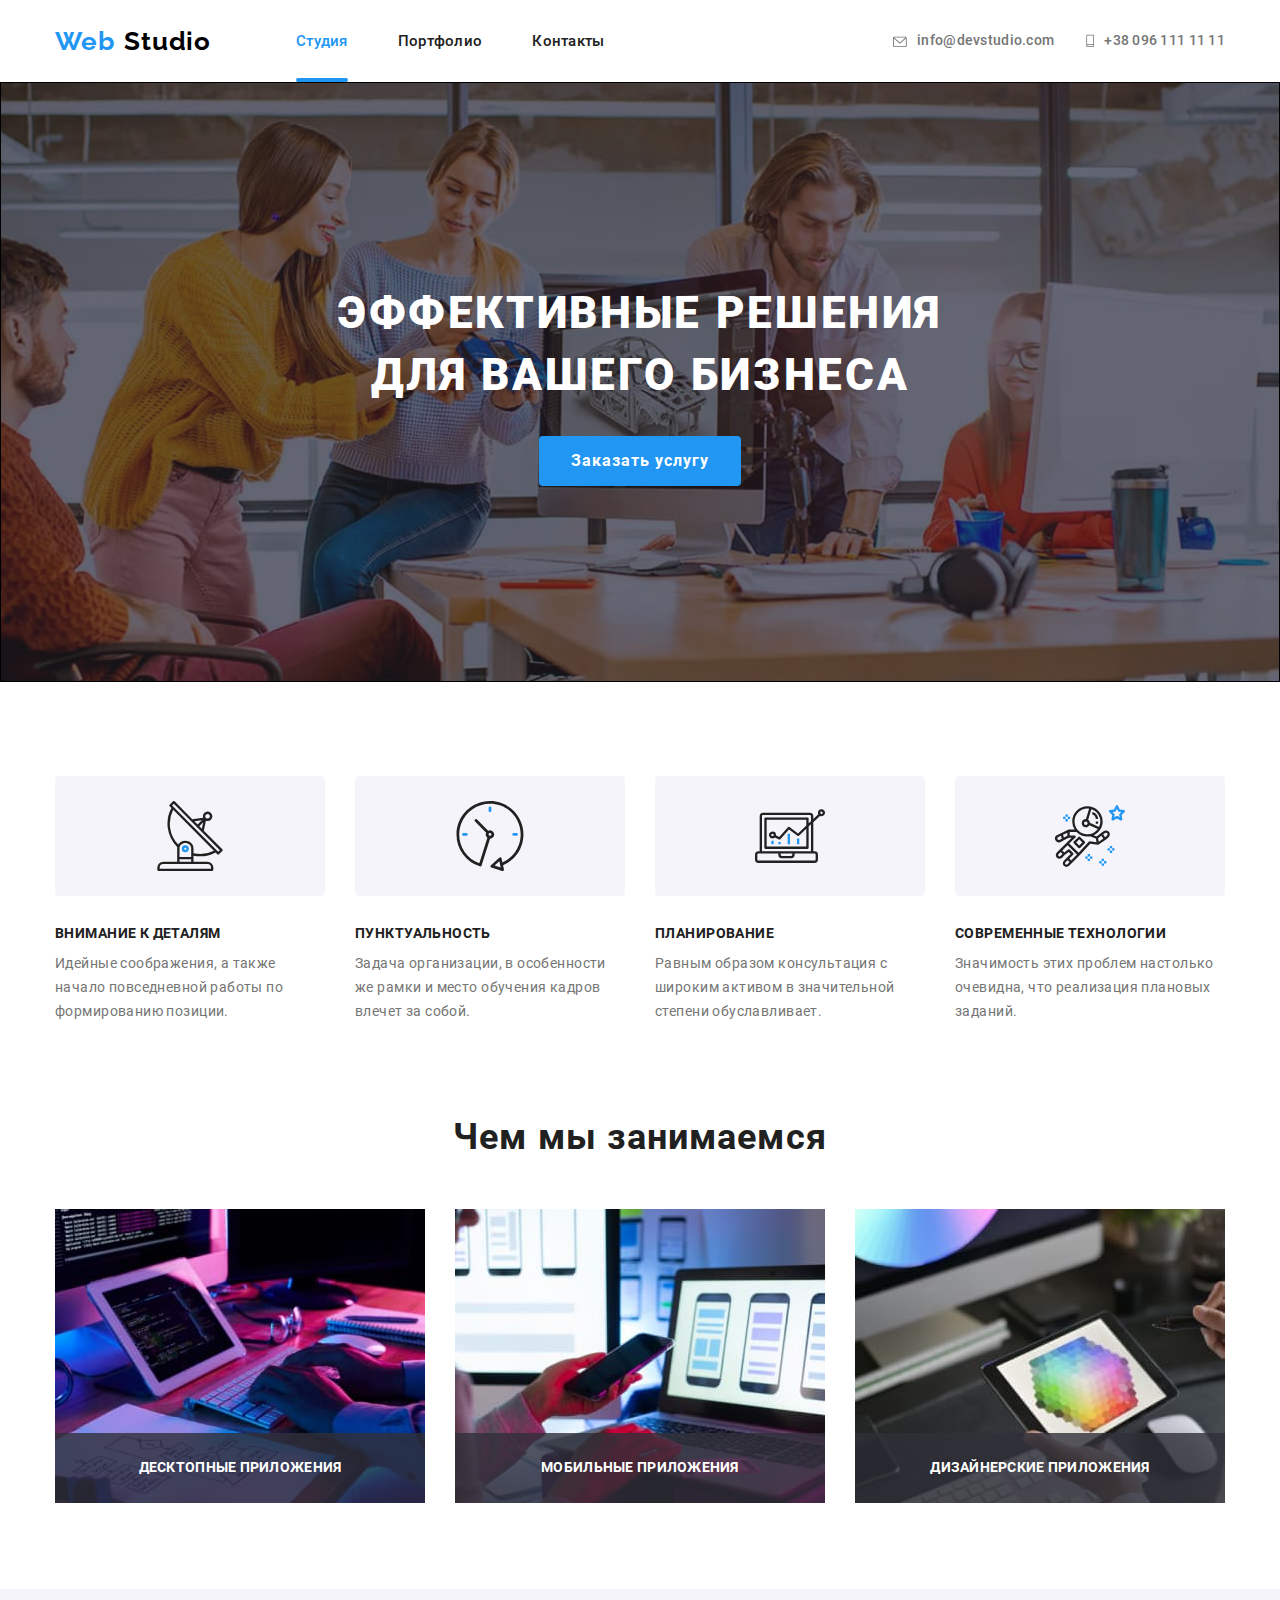
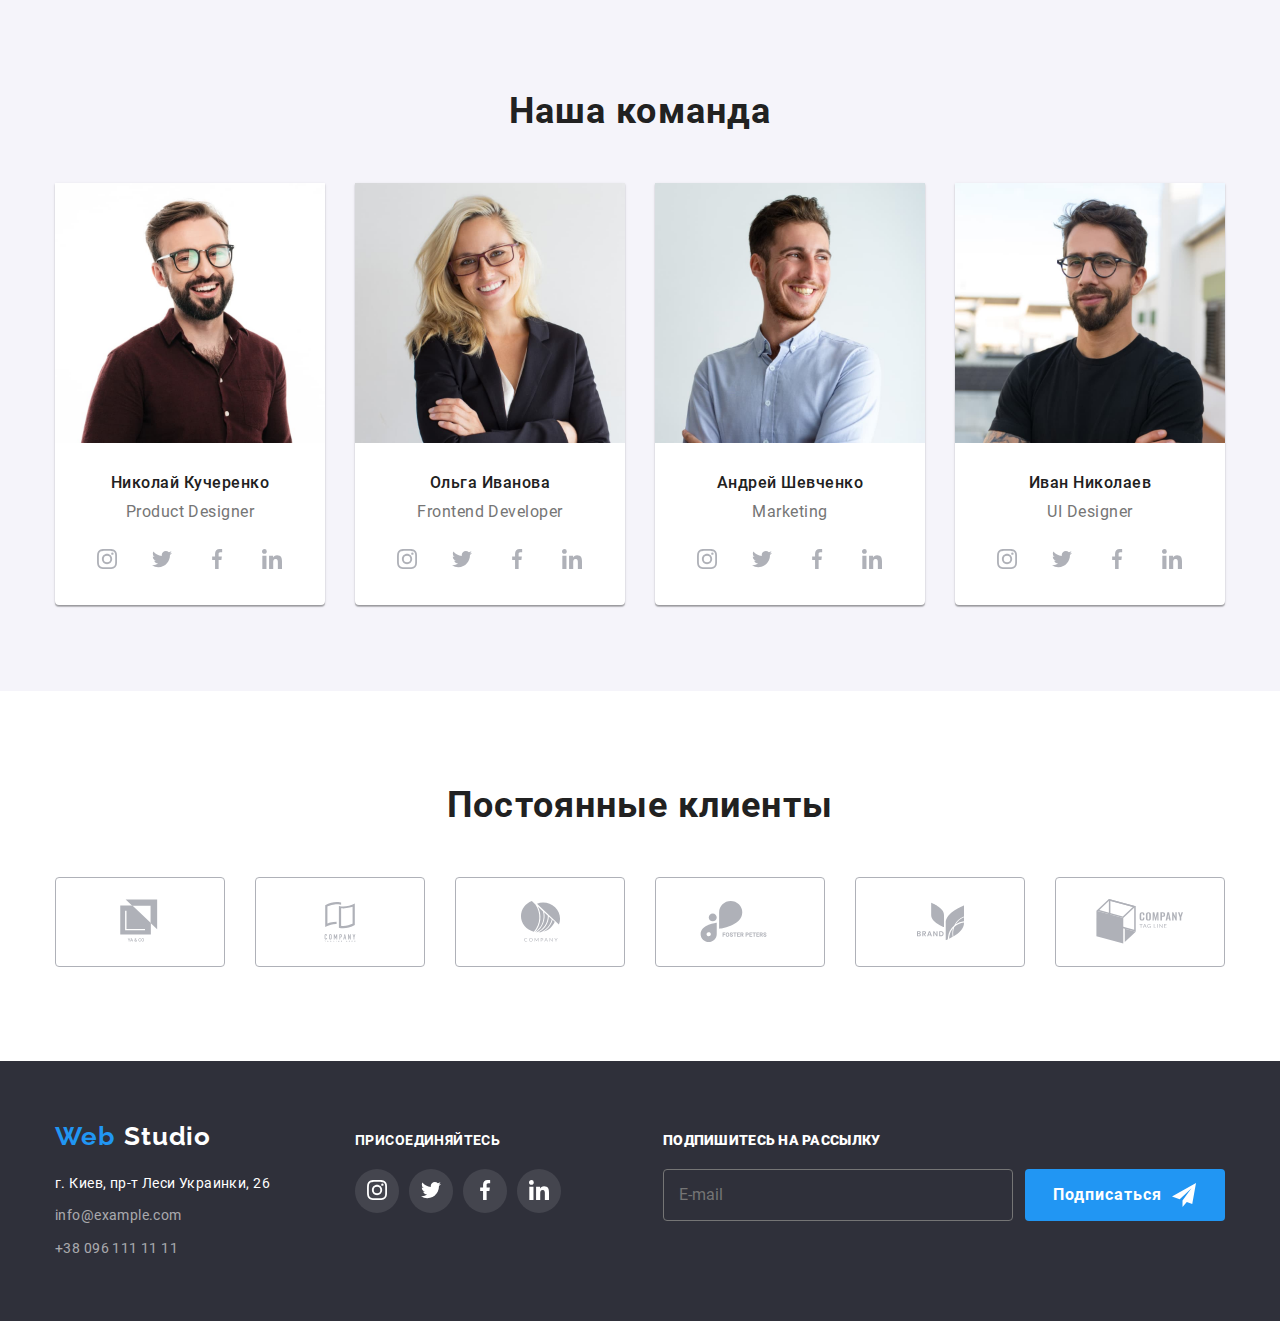
<file: index.html>
<!DOCTYPE html>
<html lang="ru">
  <head>
    <meta charset="UTF-8" />
    <meta name="viewport" content="width=device-width, initial-scale=1.0" />
    <title>Студия</title>

    <link rel="stylesheet" href="./css/main.min.css" />
  </head>
  <body>
    <header>
      <nav class="container main-nav">
        <a style="color: #000000" class="logo" href="./index.html"
          ><span class="accent">Web </span>Studio
        </a>
        <ul class="site-nav list">
          <li class="item">
            <a href="./index.html" class="link current">Студия</a>
          </li>
          <li class="item">
            <a href="./portfolio.html" class="link">Портфолио</a>
          </li>
          <li class="item"><a href="" class="link">Контакты</a></li>
        </ul>
        <address class="address-list">
          <ul class="contacts-list list">
            <li class="contacts">
              <a href="mailto:info@devstudio.com" class="contacts link"
                ><svg class="icon-envelope link-header">
                  <use href="./images/symbol-defs.svg#icon-envelope"></use>
                </svg>
                info@devstudio.com
              </a>
            </li>
            <li class="contacts">
              <a href="tel:+380961111111" class="contacts link"
                ><svg class="icon-vector link-header">
                  <use href="./images/symbol-defs.svg#icon-vector"></use>
                </svg>
                +38 096 111 11 11</a
              >
            </li>
          </ul>
        </address>
      </nav>
    </header>
    <main>
      <section class="hero">
        <div class="main-hero">
          <h1 class="hero-title">
            Эффективные решения<br />
            для вашего бизнеса
          </h1>
          <button class="hero-button" type="button" data-modal-open>
            Заказать услугу
          </button>
        </div>
      </section>
      <section class="advantages">
        <div class="container">
          <h2 class="visually-hidden">Почему выбирают нас</h2>
          <ul class="advantages-list">
            <li class="item">
              <svg class="future-icon" width="70" height="70">
                <use href="./images/symbol-defs.svg#icon-radar"></use>
              </svg>
              <h3 class="title-advantages">Внимание к деталям</h3>
              <p class="discription">
                Идейные соображения, а также начало повседневной работы по
                формированию позиции.
              </p>
            </li>
            <li class="item">
              <svg class="future-icon" width="70" height="70">
                <use href="./images/symbol-defs.svg#icon-clock"></use>
              </svg>
              <h3 class="title-advantages">Пунктуальность</h3>
              <p class="discription">
                Задача организации, в особенности же рамки и место обучения
                кадров влечет за собой.
              </p>
            </li>
            <li class="item">
              <svg class="future-icon" width="70" height="70">
                <use href="./images/symbol-defs.svg#icon-computermini"></use>
              </svg>
              <h3 class="title-advantages">Планирование</h3>
              <p class="discription">
                Равным образом консультация с широким активом в значительной
                степени обуславливает.
              </p>
            </li>
            <li class="item">
              <svg class="future-icon" width="70" height="70">
                <use href="./images/symbol-defs.svg#icon-astronaut"></use>
              </svg>
              <h3 class="title-advantages">Современные технологии</h3>
              <p class="discription">
                Значимость этих проблем настолько очевидна, что реализация
                плановых заданий.
              </p>
            </li>
          </ul>
        </div>
      </section>
      <section class="specialization-block">
        <div class="container">
          <h2 class="specialization">Чем мы занимаемся</h2>
          <div>
            <ul class="specialization-list">
              <li class="item">
                <img src="images/notebook.jpg" alt="notebook" width="370" />
                <h3>Десктопные приложения</h3>
              </li>
              <li class="item">
                <img src="images/mobile.jpg" alt="mobile" width="370" />
                <h3>Мобильные приложения</h3>
              </li>
              <li class="item">
                <img src="images/desktop.jpg" alt="desktop" width="370" />
                <h3>Дизайнерские приложения</h3>
              </li>
            </ul>
          </div>
        </div>
      </section>
      <section class="team">
        <div class="container">
          <h2 class="our-team">Наша команда</h2>
          <ul class="teammates-list">
            <li class="item">
              <img src="images/teamcard1.jpg" alt="Фото Николая" width="270" />
              <h3 class="name">Николай Кучеренко</h3>
              <p lang="en" class="profession">Product Designer</p>
              <ul class="sociallink-list">
                <li class="item">
                  <a href="" class="img-social"
                    ><svg class="sociallink-icon" width="20" height="20">
                      <use href="./images/symbol-defs.svg#icon-instagram"></use>
                    </svg>
                  </a>
                </li>
                <li class="item">
                  <a href="" class="img-social"
                    ><svg class="sociallink-icon" width="20" height="20">
                      <use href="./images/symbol-defs.svg#icon-twitter"></use>
                    </svg>
                  </a>
                </li>
                <li class="item">
                  <a href="" class="img-social"
                    ><svg class="sociallink-icon" width="20" height="20">
                      <use href="./images/symbol-defs.svg#icon-facebook"></use>
                    </svg>
                  </a>
                </li>
                <li class="item">
                  <a href="" class="img-social"
                    ><svg class="sociallink-icon" width="20" height="20">
                      <use href="./images/symbol-defs.svg#icon-linkedin"></use>
                    </svg>
                  </a>
                </li>
              </ul>
            </li>
            <li class="item">
              <img src="images/teamcard2.jpg" alt="Фото Ольги" width="270" />
              <h3 class="name">Ольга Иванова</h3>
              <p lang="en" class="profession">Frontend Developer</p>
              <ul class="sociallink-list">
                <li class="item">
                  <a href="" class="img-social"
                    ><svg class="sociallink-icon" width="20" height="20">
                      <use href="./images/symbol-defs.svg#icon-instagram"></use>
                    </svg>
                  </a>
                </li>
                <li class="item">
                  <a href="" class="img-social"
                    ><svg class="sociallink-icon" width="20" height="20">
                      <use href="./images/symbol-defs.svg#icon-twitter"></use>
                    </svg>
                  </a>
                </li>
                <li class="item">
                  <a href="" class="img-social"
                    ><svg class="sociallink-icon" width="20" height="20">
                      <use href="./images/symbol-defs.svg#icon-facebook"></use>
                    </svg>
                  </a>
                </li>
                <li class="item">
                  <a href="" class="img-social"
                    ><svg class="sociallink-icon" width="20" height="20">
                      <use href="./images/symbol-defs.svg#icon-linkedin"></use>
                    </svg>
                  </a>
                </li>
              </ul>
            </li>
            <li class="item">
              <img src="images/teamcard3.jpg" alt="Фото Андрея" width="270" />
              <h3 class="name">Андрей Шевченко</h3>
              <p lang="en" class="profession">Marketing</p>
              <ul class="sociallink-list">
                <li class="item">
                  <a href="" class="img-social"
                    ><svg class="sociallink-icon" width="20" height="20">
                      <use href="./images/symbol-defs.svg#icon-instagram"></use>
                    </svg>
                  </a>
                </li>
                <li class="item">
                  <a href="" class="img-social"
                    ><svg class="sociallink-icon" width="20" height="20">
                      <use href="./images/symbol-defs.svg#icon-twitter"></use>
                    </svg>
                  </a>
                </li>
                <li class="item">
                  <a href="" class="img-social"
                    ><svg class="sociallink-icon" width="20" height="20">
                      <use href="./images/symbol-defs.svg#icon-facebook"></use>
                    </svg>
                  </a>
                </li>
                <li class="item">
                  <a href="" class="img-social"
                    ><svg class="sociallink-icon" width="20" height="20">
                      <use href="./images/symbol-defs.svg#icon-linkedin"></use>
                    </svg>
                  </a>
                </li>
              </ul>
            </li>
            <li class="item">
              <img src="images/teamcard4.jpg" alt="Фото Ивана" width="270" />
              <h3 class="name">Иван Николаев</h3>
              <p lang="en" class="profession">UI Designer</p>
              <ul class="sociallink-list">
                <li class="item">
                  <a href="" class="img-social"
                    ><svg class="sociallink-icon" width="20" height="20">
                      <use href="./images/symbol-defs.svg#icon-instagram"></use>
                    </svg>
                  </a>
                </li>
                <li class="item">
                  <a href="" class="img-social"
                    ><svg class="sociallink-icon" width="20" height="20">
                      <use href="./images/symbol-defs.svg#icon-twitter"></use>
                    </svg>
                  </a>
                </li>
                <li class="item">
                  <a href="" class="img-social"
                    ><svg class="sociallink-icon" width="20" height="20">
                      <use href="./images/symbol-defs.svg#icon-facebook"></use>
                    </svg>
                  </a>
                </li>
                <li class="item">
                  <a href="" class="img-social"
                    ><svg class="sociallink-icon" width="20" height="20">
                      <use href="./images/symbol-defs.svg#icon-linkedin"></use>
                    </svg>
                  </a>
                </li>
              </ul>
            </li>
          </ul>
        </div>
      </section>
      <section class="clients-block">
        <div class="container">
          <h2 class="clients">Постоянные клиенты</h2>
          <ul class="clients-list">
            <li class="item">
              <a class="client" href="">
                <svg class="img-client" width="45" height="50">
                  <use href="./images/symbol-defs.svg#icon-client1"></use>
                </svg>
              </a>
            </li>
            <li class="item">
              <a class="client" href="">
                <svg class="img-client" width="40" height="52">
                  <use href="./images/symbol-defs.svg#icon-client2"></use>
                </svg>
              </a>
            </li>
            <li class="item">
              <a class="client" href="">
                <svg class="img-client" width="41" height="43">
                  <use href="./images/symbol-defs.svg#icon-client3"></use>
                </svg>
              </a>
            </li>
            <li class="item">
              <a class="client" href="">
                <svg class="img-client" width="80" height="42">
                  <use href="./images/symbol-defs.svg#icon-client4"></use>
                </svg>
              </a>
            </li>
            <li class="item">
              <a class="client" href="">
                <svg class="img-client" width="59" height="47">
                  <use href="./images/symbol-defs.svg#icon-client5"></use>
                </svg>
              </a>
            </li>
            <li class="item">
              <a class="client" href="">
                <svg class="img-client" width="88" height="45">
                  <use href="./images/symbol-defs.svg#icon-client6"></use>
                </svg>
              </a>
            </li>
          </ul>
        </div>
      </section>
    </main>
    <footer class="footer-background">
      <div class="container footer-area">
        <div class="footer-contacts">
          <a class="logo" href="./index.html">
            <span class="accent">Web</span> Studio</a
          >
          <address class="address-footer">
            <p class="our-address">г. Киев, пр-т Леси Украинки, 26</p>
            <ul class="list">
              <li class="item">
                <a class="our-contacts" href="mailto:info@example.com"
                  >info@example.com</a
                >
              </li>
              <li class="item">
                <a class="our-contacts" href="tel:+380961111111">
                  +38 096 111 11 11</a
                >
              </li>
            </ul>
          </address>
        </div>
        <div class="social-links">
          <p>
            <b class="join">Присоединяйтесь</b>
          </p>
          <ul class="social-list list">
            <li class="item">
              <a href="" class="socialfooter"
                ><svg class="socialfooter-icon">
                  <use
                    href="./images/symbol-defs.svg#icon-instagram-shooter"
                  ></use>
                </svg>
              </a>
            </li>
            <li class="item">
              <a href="" class="socialfooter"
                ><svg class="socialfooter-icon">
                  <use
                    href="./images/symbol-defs.svg#icon-twitter-shooter"
                  ></use>
                </svg>
              </a>
            </li>
            <li class="item">
              <a href="" class="socialfooter"
                ><svg class="socialfooter-icon">
                  <use
                    href="./images/symbol-defs.svg#icon-facebook-shooter"
                  ></use>
                </svg>
              </a>
            </li>
            <li class="item">
              <a href="" class="socialfooter"
                ><svg class="socialfooter-icon">
                  <use
                    href="./images/symbol-defs.svg#icon-linkedin-shooter"
                  ></use>
                </svg>
              </a>
            </li>
          </ul>
        </div>
        <div class="mailing-link">
          <div>
            <label class="label-footer" for="mail">
              <b>Подпишитесь на рассылку</b>
            </label>
            <form class="mailing-form" autocomplete="off">
              <input
                class="input-footer"
                name="mail"
                placeholder="E-mail"
                id="mail"
                type="email"
              />
              <button type="submit" class="button-mailing">
                Подписаться
                <svg class="send-button">
                  <use href="./images/symbol-defs.svg#icon-send"></use>
                </svg>
              </button>
            </form>
          </div>
        </div>
      </div>
    </footer>
    <div class="backdrop is-hidden" data-modal>
      <div class="modal">
        <button class="close-button" data-modal-close>
          <svg class="modal-close">
            <use href="./images/symbol-defs.svg#icon-close"></use>
          </svg>
        </button>
        <form class="form">
          <h2 class="form-title">Оставьте свои данные, мы вам перезвоним</h2>
          <div class="form-field">
            <label class="form-label" for="name">Имя</label>

            <input
              type="text"
              class="input-size"
              name="name"
              id="name"
              autofocus
            />
            <svg class="icon-form" width="18" height="18">
              <use href="./images/symbol-defs.svg#icon-form-person"></use>
            </svg>
          </div>
          <div class="form-field">
            <label class="form-label" for="tel">Телефон</label>

            <input type="tel" class="input-size" name="tel" id="tel" />
            <svg class="icon-form" width="18" height="18">
              <use href="./images/symbol-defs.svg#icon-form-phone"></use>
            </svg>
          </div>
          <div class="form-field">
            <label class="form-label" for="mail">Почта</label>

            <input type="email" class="input-size" name="mail" id="mail" />
            <svg class="icon-form" width="18" height="18">
              <use href="./images/symbol-defs.svg#icon-form-mail"></use>
            </svg>
          </div>
          <div class="form-field">
            <label class="form-label" for="comment">Комментарий</label>
            <textarea
              class="comment-textarea"
              name="comment"
              id="comment"
              rows="10"
              placeholder="Введите текст"
            ></textarea>
          </div>
          <div class="agree-box">
            <label class="checkbox-label">
              <input class="checkbox" type="checkbox" name="checkbox" />
              <svg class="icon-checkbox">
                <use href="./images/symbol-defs.svg#icon-agree"></use>
              </svg>
              <span
                >Соглашаюсь с рассылкой и принимаю
                <a style="color: #2196f3" href="">Условия договора</a></span
              >
            </label>
          </div>
          <button class="button-sent">Отправить</button>
        </form>
      </div>
    </div>
    <script src="./js/modal.js"></script>
  </body>
</html>
</file>
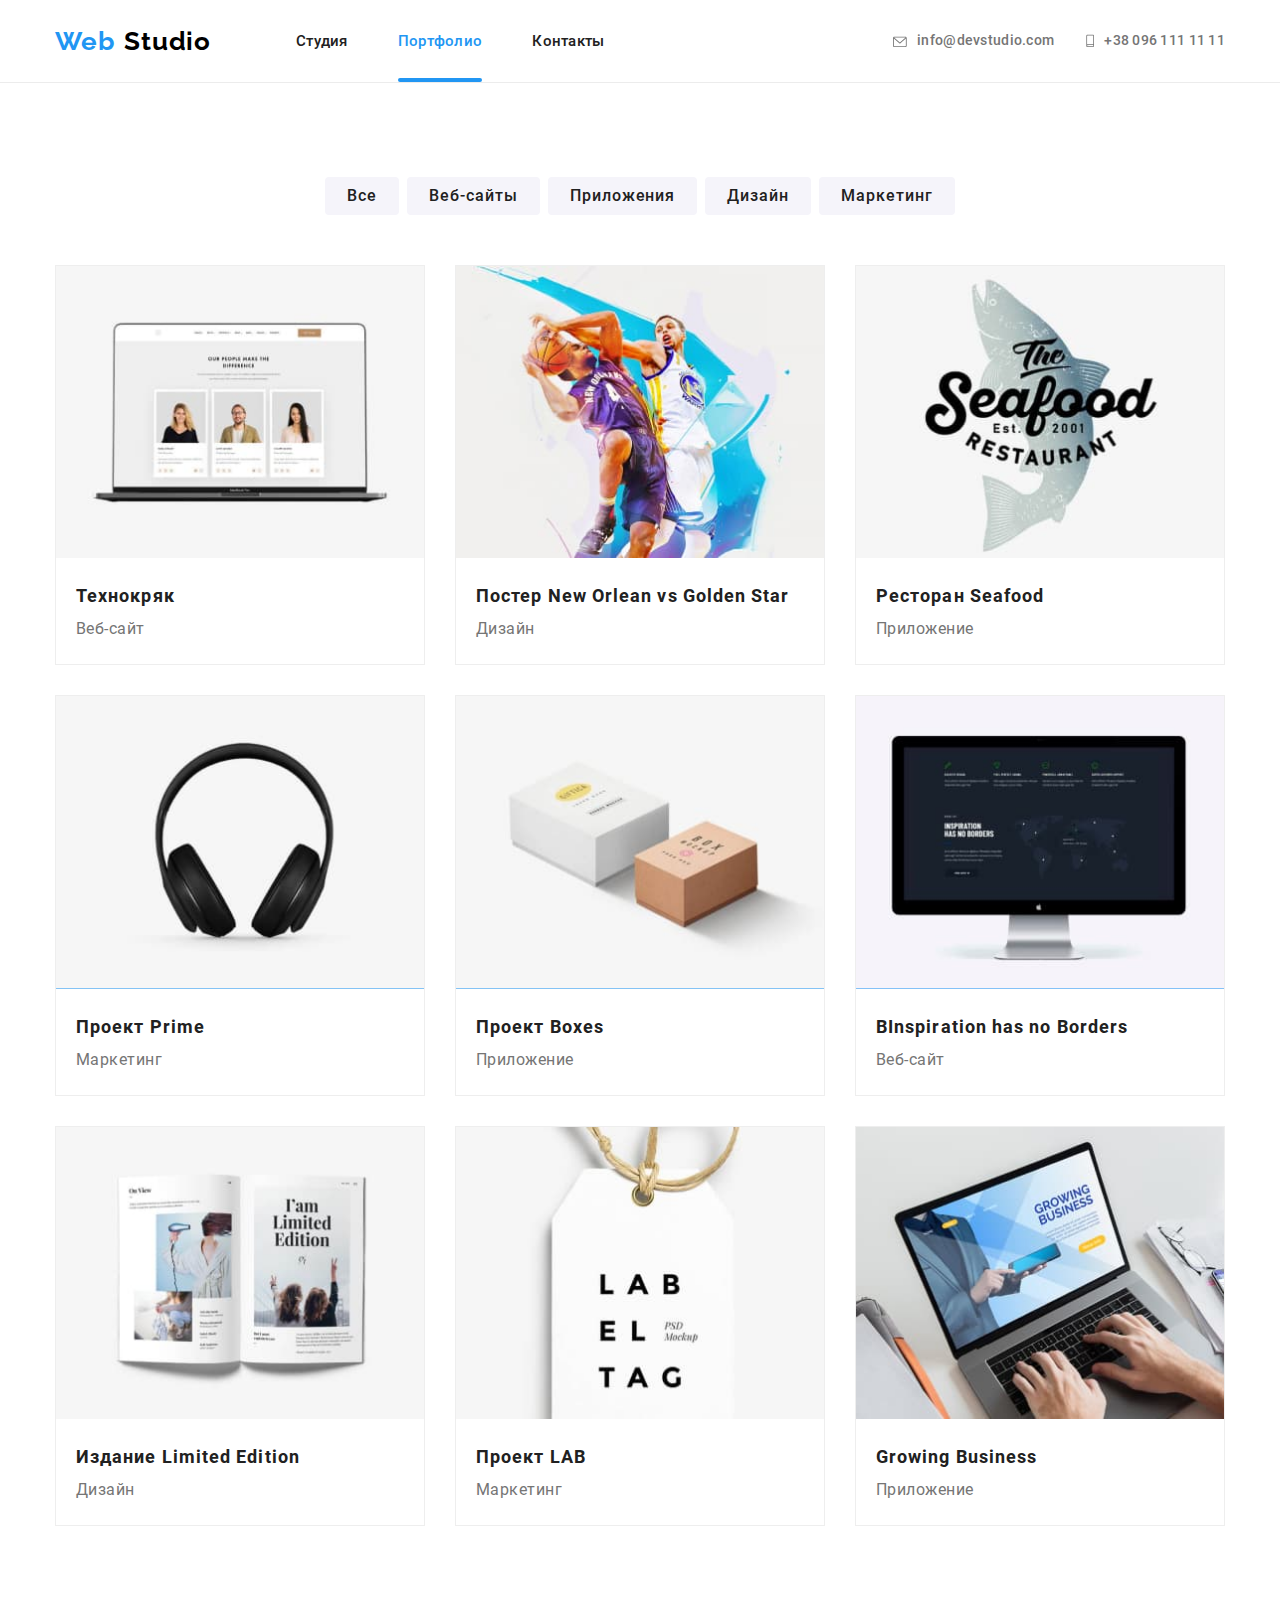
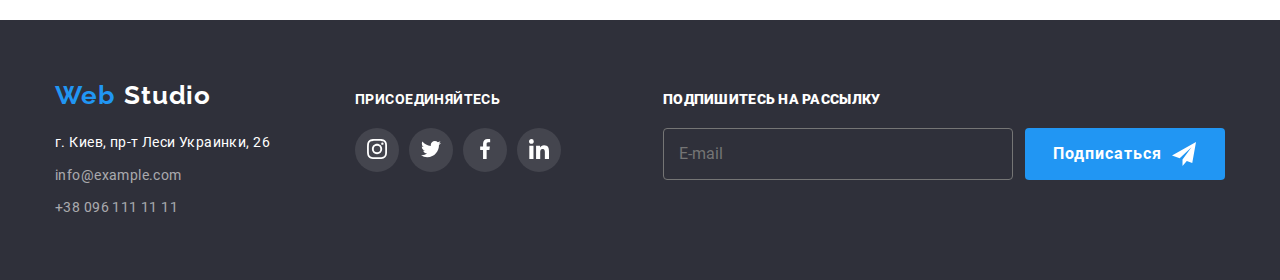
<file: portfolio.html>
<!DOCTYPE html>
<html lang="ru">
  <head>
    <meta charset="UTF-8" />
    <meta name="viewport" content="width=device-width, initial-scale=1.0" />
    <title>Портфолио</title>
    <link rel="stylesheet" href="./css/main.min.css" />
  </head>
  <body>
    <header class="header">
      <nav class="container main-nav">
        <a style="color: #000000" class="logo" href="./index.html"
          ><span class="accent">Web </span>Studio
        </a>
        <ul class="site-nav list">
          <li class="item">
            <a href="./index.html" class="link">Студия</a>
          </li>
          <li class="item">
            <a href="./portfolio.html" class="link current">Портфолио</a>
          </li>
          <li class="item"><a href="" class="link">Контакты</a></li>
        </ul>
        <address class="address-list">
          <ul class="contacts-list list">
            <li class="contacts">
              <a href="mailto:info@devstudio.com" class="contacts link"
                ><svg class="icon-envelope link-header">
                  <use href="./images/symbol-defs.svg#icon-envelope"></use>
                </svg>
                info@devstudio.com
              </a>
            </li>
            <li class="contacts">
              <a href="tel:+380961111111" class="contacts link"
                ><svg class="icon-vector link-header">
                  <use href="./images/symbol-defs.svg#icon-vector"></use>
                </svg>
                +38 096 111 11 11</a
              >
            </li>
          </ul>
        </address>
      </nav>
    </header>
    <main>
      <section class="filters">
        <div class="container">
          <h1 class="visually-hidden">Фильтр</h1>
          <ul class="filter-set list">
            <li class="item">
              <button class="button-filter" type="button">Все</button>
            </li>
            <li class="item">
              <button class="button-filter" type="button">Веб-сайты</button>
            </li>
            <li class="item">
              <button class="button-filter" type="button">Приложения</button>
            </li>
            <li class="item">
              <button class="button-filter" type="button">Дизайн</button>
            </li>
            <li class="item">
              <button class="button-filter" type="button">Маркетинг</button>
            </li>
          </ul>
          <ul class="work-list list">
            <li class="element">
              <a class="filter-nav" href="">
                <div class="card-thumb">
                  <img
                    src="images/technocrack.jpg"
                    alt="spy-platform"
                    width="370"
                  />
                  <div class="discription-cards">
                    <p>
                      Технокряк это современная площадка распространения
                      коронавируса. Компании используют эту платформу для
                      цифрового шпионажа и атак на защищённые сервера
                      конкурентов.
                    </p>
                  </div>
                </div>
                <div class="elem">
                  <h3 class="picture-name">Технокряк</h3>
                  <p class="filter-type">Веб-сайт</p>
                </div></a
              >
            </li>
            <li class="element">
              <a class="filter-nav" href="">
                <div class="card-thumb">
                  <img
                    src="images/poster-nba.jpg"
                    alt="basketball-players"
                    width="370"
                  />
                  <div class="discription-cards">
                    <p>
                      Технокряк это современная площадка распространения
                      коронавируса. Компании используют эту платформу для
                      цифрового шпионажа и атак на защищённые сервера
                      конкурентов.
                    </p>
                  </div>
                </div>
                <div class="elem">
                  <h3 class="picture-name">Постер New Orlean vs Golden Star</h3>
                  <p class="filter-type">Дизайн</p>
                </div>
              </a>
            </li>
            <li class="element">
              <a class="filter-nav" href="">
                <div class="card-thumb">
                  <img
                    src="images/restaurant.jpg"
                    alt="restaurant-label"
                    width="370"
                  />
                  <div class="discription-cards">
                    <p>
                      Технокряк это современная площадка распространения
                      коронавируса. Компании используют эту платформу для
                      цифрового шпионажа и атак на защищённые сервера
                      конкурентов.
                    </p>
                  </div>
                </div>
                <div class="elem">
                  <h3 class="picture-name">Ресторан Seafood</h3>
                  <p class="filter-type">Приложение</p>
                </div>
              </a>
            </li>
            <li class="element">
              <a class="filter-nav" href="">
                <div class="card-thumb">
                  <img
                    src="images/headphones.jpg"
                    alt="black-headphones"
                    width="370"
                  />
                  <div class="discription-cards">
                    <p>
                      Технокряк это современная площадка распространения
                      коронавируса. Компании используют эту платформу для
                      цифрового шпионажа и атак на защищённые сервера
                      конкурентов.
                    </p>
                  </div>
                </div>
                <div class="elem">
                  <h3 class="picture-name">Проект Prime</h3>
                  <p class="filter-type">Маркетинг</p>
                </div>
              </a>
            </li>
            <li class="element">
              <a class="filter-nav" href="">
                <div class="card-thumb">
                  <img src="images/boxes.jpg" alt="two-boxes" width="370" />
                  <div class="discription-cards">
                    <p>
                      Технокряк это современная площадка распространения
                      коронавируса. Компании используют эту платформу для
                      цифрового шпионажа и атак на защищённые сервера
                      конкурентов.
                    </p>
                  </div>
                </div>
                <div class="elem">
                  <h3 class="picture-name">Проект Boxes</h3>
                  <p class="filter-type">Приложение</p>
                </div>
              </a>
            </li>
            <li class="element">
              <a class="filter-nav" href="">
                <div class="card-thumb">
                  <img src="images/display.jpg" alt="mac-display" width="370" />
                  <div class="discription-cards">
                    <p>
                      Технокряк это современная площадка распространения
                      коронавируса. Компании используют эту платформу для
                      цифрового шпионажа и атак на защищённые сервера
                      конкурентов.
                    </p>
                  </div>
                </div>
                <div class="elem">
                  <h3 class="picture-name">ВInspiration has no Borders</h3>
                  <p class="filter-type">Веб-сайт</p>
                </div>
              </a>
            </li>
            <li class="element">
              <a class="filter-nav" href="">
                <div class="card-thumb">
                  <img
                    src="images/journal.jpg"
                    alt="limited-edition-fournal"
                    width="370"
                  />
                  <div class="discription-cards">
                    <p>
                      Технокряк это современная площадка распространения
                      коронавируса. Компании используют эту платформу для
                      цифрового шпионажа и атак на защищённые сервера
                      конкурентов.
                    </p>
                  </div>
                </div>
                <div class="elem">
                  <h3 class="picture-name">Издание Limited Edition</h3>
                  <p class="filter-type">Дизайн</p>
                </div>
              </a>
            </li>
            <li class="element">
              <a class="filter-nav" href="">
                <div class="card-thumb">
                  <img src="images/label.jpg" alt="white-label" width="370" />
                  <div class="discription-cards">
                    <p>
                      Технокряк это современная площадка распространения
                      коронавируса. Компании используют эту платформу для
                      цифрового шпионажа и атак на защищённые сервера
                      конкурентов.
                    </p>
                  </div>
                </div>
                <div class="elem">
                  <h3 class="picture-name">Проект LAB</h3>
                  <p class="filter-type">Маркетинг</p>
                </div>
              </a>
            </li>
            <li class="element">
              <a class="filter-nav" href="">
                <div class="card-thumb">
                  <img
                    src="images/small-notebook.jpg"
                    alt="mini-notebook"
                    width="370"
                  />
                  <div class="discription-cards">
                    <p>
                      Технокряк это современная площадка распространения
                      коронавируса. Компании используют эту платформу для
                      цифрового шпионажа и атак на защищённые сервера
                      конкурентов.
                    </p>
                  </div>
                </div>
                <div class="elem">
                  <h3 class="picture-name">Growing Business</h3>
                  <p class="filter-type">Приложение</p>
                </div>
              </a>
            </li>
          </ul>
        </div>
      </section>
    </main>
    <footer class="footer-background">
      <div class="container footer-area">
        <div class="footer-contacts">
          <a class="logo" href="./index.html">
            <span class="accent">Web</span> Studio</a
          >
          <address class="address-footer">
            <p class="our-address">г. Киев, пр-т Леси Украинки, 26</p>
            <ul class="list">
              <li class="item">
                <a class="our-contacts" href="mailto:info@example.com"
                  >info@example.com</a
                >
              </li>
              <li class="item">
                <a class="our-contacts" href="tel:+380961111111">
                  +38 096 111 11 11</a
                >
              </li>
            </ul>
          </address>
        </div>
        <div class="social-links">
          <p>
            <b class="join">Присоединяйтесь</b>
          </p>
          <ul class="social-list list">
            <li class="item">
              <a href="" class="socialfooter"
                ><svg class="socialfooter-icon">
                  <use
                    href="./images/symbol-defs.svg#icon-instagram-shooter"
                  ></use>
                </svg>
              </a>
            </li>
            <li class="item">
              <a href="" class="socialfooter"
                ><svg class="socialfooter-icon">
                  <use
                    href="./images/symbol-defs.svg#icon-twitter-shooter"
                  ></use>
                </svg>
              </a>
            </li>
            <li class="item">
              <a href="" class="socialfooter"
                ><svg class="socialfooter-icon">
                  <use
                    href="./images/symbol-defs.svg#icon-facebook-shooter"
                  ></use>
                </svg>
              </a>
            </li>
            <li class="item">
              <a href="" class="socialfooter"
                ><svg class="socialfooter-icon">
                  <use
                    href="./images/symbol-defs.svg#icon-linkedin-shooter"
                  ></use>
                </svg>
              </a>
            </li>
          </ul>
        </div>
        <div class="mailing-link">
          <div>
            <label class="label-footer" for="mail">
              <b>Подпишитесь на рассылку</b>
            </label>
            <form class="mailing-form" autocomplete="off">
              <input
                class="input-footer"
                name="mail"
                placeholder="E-mail"
                id="mail"
                type="email"
              />
              <button type="submit" class="button-mailing">
                Подписаться
                <svg class="send-button">
                  <use href="./images/symbol-defs.svg#icon-send"></use>
                </svg>
              </button>
            </form>
          </div>
        </div>
      </div>
    </footer>
  </body>
</html>
</file>
<file: css/main.min.css>
/*! normalize.css v8.0.1 | MIT License | github.com/necolas/normalize.css */html{line-height:1.15;-webkit-text-size-adjust:100%}body{margin:0}main{display:block}h1{font-size:2em;margin:0.67em 0}hr{-webkit-box-sizing:content-box;box-sizing:content-box;height:0;overflow:visible}pre{font-family:monospace, monospace;font-size:1em}a{background-color:transparent}abbr[title]{border-bottom:none;text-decoration:underline;-webkit-text-decoration:underline dotted;text-decoration:underline dotted}b,strong{font-weight:bolder}code,kbd,samp{font-family:monospace, monospace;font-size:1em}small{font-size:80%}sub,sup{font-size:75%;line-height:0;position:relative;vertical-align:baseline}sub{bottom:-0.25em}sup{top:-0.5em}img{border-style:none}button,input,optgroup,select,textarea{font-family:inherit;font-size:100%;line-height:1.15;margin:0}button,input{overflow:visible}button,select{text-transform:none}button,[type="button"],[type="reset"],[type="submit"]{-webkit-appearance:button}button::-moz-focus-inner,[type="button"]::-moz-focus-inner,[type="reset"]::-moz-focus-inner,[type="submit"]::-moz-focus-inner{border-style:none;padding:0}button:-moz-focusring,[type="button"]:-moz-focusring,[type="reset"]:-moz-focusring,[type="submit"]:-moz-focusring{outline:1px dotted ButtonText}fieldset{padding:0.35em 0.75em 0.625em}legend{-webkit-box-sizing:border-box;box-sizing:border-box;color:inherit;display:table;max-width:100%;padding:0;white-space:normal}progress{vertical-align:baseline}textarea{overflow:auto}[type="checkbox"],[type="radio"]{-webkit-box-sizing:border-box;box-sizing:border-box;padding:0}[type="number"]::-webkit-inner-spin-button,[type="number"]::-webkit-outer-spin-button{height:auto}[type="search"]{-webkit-appearance:textfield;outline-offset:-2px}[type="search"]::-webkit-search-decoration{-webkit-appearance:none}::-webkit-file-upload-button{-webkit-appearance:button;font:inherit}details{display:block}summary{display:list-item}template{display:none}[hidden]{display:none}@font-face{font-family:'Raleway';font-style:normal;font-weight:700;src:local(""),url("../fonts/raleway-v17-latin-700.woff2") format("woff2"),url("../fonts/raleway-v17-latin-700.woff") format("woff")}@font-face{font-family:'Roboto';font-style:normal;font-weight:500;src:local("Roboto Medium"),local("Roboto-Medium"),url("../fonts/roboto-v20-latin_cyrillic-500.woff2") format("woff2"),url("../fonts/roboto-v20-latin_cyrillic-500.woff") format("woff")}@font-face{font-family:'Roboto';font-style:normal;font-weight:700;src:local("Roboto Bold"),local("Roboto-Bold"),url("../fonts/roboto-v20-latin_cyrillic-700.woff2") format("woff2"),url("../fonts/roboto-v20-latin_cyrillic-700.woff") format("woff")}@font-face{font-family:'Roboto';font-style:normal;font-weight:900;src:local("Roboto Black"),local("Roboto-Black"),url("../fonts/roboto-v20-latin_cyrillic-900.woff2") format("woff2"),url("../fonts/roboto-v20-latin_cyrillic-900.woff") format("woff")}@font-face{font-family:'Roboto';font-style:normal;font-weight:400;src:local("Roboto"),local("Roboto-Regular"),url("../fonts/roboto-v20-latin_cyrillic-regular.woff2") format("woff2"),url("../fonts/roboto-v20-latin_cyrillic-regular.woff") format("woff")}*,::after,::before{-webkit-box-sizing:border-box;box-sizing:border-box}img{display:block;max-width:100%;height:auto}* body{background-color:#fff;font-family:"Roboto",sans-serif;font-style:normal;font-weight:700;letter-spacing:0.02em;font-size:14px;line-height:1.14;opacity:1}.list{list-style:none;margin:0;padding:0}.visually-hidden{position:absolute;clip:rect(0 0 0 0);width:1px;height:1px;margin:-1px}.container{width:1200px;padding-left:15px;padding-right:15px;margin-left:auto;margin-right:auto}.header{border-bottom:1px solid #ececec}.link-header{fill:currentColor;margin-right:10px}.main-nav{display:-webkit-box;display:-ms-flexbox;display:flex;-webkit-box-align:center;-ms-flex-align:center;align-items:center}.site-nav{display:-webkit-box;display:-ms-flexbox;display:flex;margin-left:85px}.site-nav .item{margin-right:50px}.site-nav .item:last-child{margin-right:0}.site-nav a{color:#212121;font-weight:500;font-size:15px;line-height:1.2;text-decoration:none;list-style:none}.site-nav .link{display:block;position:relative;font-weight:500;font-size:15px;line-height:1.2;text-decoration:none;list-style:none;padding-top:32px;padding-bottom:32px}.item .current::after{content:'';position:absolute;display:block;width:100%;height:4px;left:0;bottom:0;background:#2196f3;border-radius:2px}.link{-webkit-transition-property:color;transition-property:color;-webkit-transition-duration:250ms;transition-duration:250ms;-webkit-transition-timing-function:cubic-bezier(0.4, 0, 0.2, 1);transition-timing-function:cubic-bezier(0.4, 0, 0.2, 1)}.link:hover,.link:focus{color:#2196f3}.link.current{color:#2196f3}.address-list{margin-left:auto}.contacts-list{display:-webkit-box;display:-ms-flexbox;display:flex}.icon-envelope{width:16px;height:12px}.icon-vector{width:10px;height:15px}.footer-background{background-color:#2f303a}.join{color:#fff;font-weight:700;font-size:14px;line-height:1.14;letter-spacing:0.03em;text-transform:uppercase}.mailing{color:#fff;font-weight:700;font-size:14px;line-height:1.14;letter-spacing:0.03em;text-transform:uppercase}.footer-area{display:-webkit-box;display:-ms-flexbox;display:flex;-webkit-box-align:baseline;-ms-flex-align:baseline;align-items:baseline;-webkit-box-pack:justify;-ms-flex-pack:justify;justify-content:space-between;padding-top:60px;padding-bottom:60px;padding-left:15px;text-align:left}.button{border-radius:4px;border-width:0;padding:10px 32px;font-weight:700;font-size:16px;line-height:1.875;letter-spacing:0.06em;color:#fff;background-color:#2196f3}.button:hover,.button:focus{cursor:pointer;color:#fff;background-color:#2196f3}.hero-button{border-radius:4px;border-width:0;padding:10px 32px;font-weight:700;font-size:16px;line-height:1.875;letter-spacing:0.06em;-webkit-transition-property:color, background-color;transition-property:color, background-color;-webkit-transition-duration:250ms;transition-duration:250ms;-webkit-transition-timing-function:cubic-bezier(0.4, 0, 0.2, 1);transition-timing-function:cubic-bezier(0.4, 0, 0.2, 1);color:#fff;background-color:#2196f3}.hero-button:hover,.hero-button:focus{cursor:pointer;color:#212121;background-color:#f5f4fa}.button-filter{display:inline-block;border-radius:4px;border-width:0;padding:6px 22px;min-width:73px;font-weight:500;font-size:16px;line-height:1.62;letter-spacing:0.06em;color:#212121;background-color:#f5f4fa;-webkit-transition-property:color, background-color;transition-property:color, background-color;-webkit-transition-duration:250ms;transition-duration:250ms;-webkit-transition-timing-function:cubic-bezier(0.4, 0, 0.2, 1);transition-timing-function:cubic-bezier(0.4, 0, 0.2, 1)}.button-filter:focus,.button-filter:hover{cursor:pointer;color:#fff;background-color:#2196f3;-webkit-box-shadow:0px 3px 1px rgba(0,0,0,0.1),0px 1px 2px rgba(0,0,0,0.08),0px 2px 2px rgba(0,0,0,0.12);box-shadow:0px 3px 1px rgba(0,0,0,0.1),0px 1px 2px rgba(0,0,0,0.08),0px 2px 2px rgba(0,0,0,0.12);border-radius:4px}.close-button{position:absolute;display:block;top:8px;right:8px;width:30px;height:30px;background-color:#fff;border:1px solid rgba(0,0,0,0.1);border-radius:50px;cursor:pointer;outline:0;-webkit-transition:background-color 250ms cubic-bezier(0.4, 0, 0.2, 1);transition:background-color 250ms cubic-bezier(0.4, 0, 0.2, 1)}.close-button:hover,.close-button:focus,.close-button:active{fill:#2196f3;background:#ffffff;border:1px solid rgba(0,0,0,0.1);-webkit-box-sizing:border-box;box-sizing:border-box}.button-sent{font-weight:bold;font-size:16px;line-height:1.87;-webkit-box-align:center;-ms-flex-align:center;align-items:center;text-align:center;letter-spacing:0.06em;color:#ffffff;display:block;margin-right:auto;margin-left:auto;margin-top:30px;width:200px;height:50px;background:#2196f3;-webkit-box-shadow:0px 4px 4px rgba(0,0,0,0.15);box-shadow:0px 4px 4px rgba(0,0,0,0.15);border-radius:4px;border:transparent;-webkit-transition:-webkit-transform 250ms cubic-bezier(0.4, 0, 0.2, 1);transition:-webkit-transform 250ms cubic-bezier(0.4, 0, 0.2, 1);transition:transform 250ms cubic-bezier(0.4, 0, 0.2, 1);transition:transform 250ms cubic-bezier(0.4, 0, 0.2, 1), -webkit-transform 250ms cubic-bezier(0.4, 0, 0.2, 1)}.button-sent:hover,.button-sent:focus{cursor:pointer;color:#2196f3;background-color:#fff}.button-mailing{display:-webkit-inline-box;display:-ms-inline-flexbox;display:inline-flex;text-align:center;-webkit-box-align:center;-ms-flex-align:center;align-items:center;min-width:200px;min-height:50px;padding:10px 28px;border-radius:4px;font-weight:700;font-size:16px;line-height:1.87;letter-spacing:0.06em;color:#fff;background-color:#2196f3;border:transparent;cursor:pointer;-webkit-transition:color 250ms cubic-bezier(0.4, 0, 0.2, 1),background-color 250ms cubic-bezier(0.4, 0, 0.2, 1);transition:color 250ms cubic-bezier(0.4, 0, 0.2, 1),background-color 250ms cubic-bezier(0.4, 0, 0.2, 1)}.button-mailing:hover,.button-mailing:focus{color:#2196f3;background-color:#fff}.send-button{margin-left:10px;width:24px;height:24px;fill:currentColor}.logo{color:#fff;font-family:"Raleway",sans-serif;font-weight:700;font-size:26px;line-height:1.19;letter-spacing:0.03em;text-decoration:none;display:-webkit-box;display:-ms-flexbox;display:flex}.accent{color:#2196f3;font-family:"Raleway",sans-serif;margin-right:10px;font-weight:700;font-size:26px;line-height:1.19;letter-spacing:0.03em;text-decoration:none}.main-hero{max-width:1600px;height:600px;margin-left:auto;margin-right:auto;border:1px solid #000000;background-image:-webkit-gradient(linear, left top, right top, from(rgba(47,48,58,0.4)), to(rgba(47,48,58,0.4))),url("../images/hero-image.jpg");background-image:linear-gradient(to right, rgba(47,48,58,0.4), rgba(47,48,58,0.4)),url("../images/hero-image.jpg");background-repeat:no-repeat;background-position:center;background-size:cover}.hero h1{padding-top:200px}.hero{text-align:center}.hero-title{color:#fff;font-weight:900;font-size:44px;line-height:1.4;text-align:center;letter-spacing:0.06em;text-transform:uppercase;margin-top:0;margin-bottom:30px}.advantages{padding-top:94px;padding-bottom:94px}.advantages-title{margin-top:0}.advantages-list title{font-weight:700;font-size:14px;line-height:1.4;letter-spacing:0.03em;text-transform:uppercase}.advantages-list{margin:0;display:-webkit-box;display:-ms-flexbox;display:flex;list-style:none;padding-left:0}.advantages-list .item:not(:last-child){margin-right:30px}.title-advantages{color:#212121;font-family:"Roboto",sans-serif;font-weight:700;font-size:14px;line-height:1.14;letter-spacing:0.03em;text-transform:uppercase;margin-top:30px;margin-bottom:0}.discription{color:#757575;font-weight:400;font-size:14px;line-height:1.7;letter-spacing:0.03em;margin-top:10px;margin-bottom:0}.specialization-block{padding-bottom:86px}.specialization{color:#212121;margin-top:0;margin-bottom:50px;font-weight:700;font-size:36px;line-height:1.16;text-align:center;letter-spacing:0.03em;list-style:none}.specialization-list{margin-top:0;margin-bottom:0;list-style:none;display:-webkit-box;display:-ms-flexbox;display:flex;padding:0}.specialization-list .item{position:relative}.specialization-list h3{position:absolute;bottom:0;left:0;right:0;margin:0;padding-top:27px;padding-bottom:27px;font-weight:700;font-size:14px;line-height:1.14;text-transform:uppercase;text-align:center;color:#fff;background-color:rgba(47,48,58,0.8)}.specialization-block .item:nth-child(3n){margin-right:0}.specialization-block .item{width:calc((100% - 60px) / 3);margin-right:30px}.our-team{color:#212121;margin-top:0;margin-bottom:50px;font-weight:700;font-size:36px;line-height:1.16;text-align:center;letter-spacing:0.03em}.team{background-color:#f5f4fa;padding-bottom:86px;padding-top:102px}.team .item{width:calc((100% - 90px) / 4);margin-right:30px;background-color:#fff}.team .item:nth-child(4n){margin-right:0}.teammates-list{list-style:none;padding-left:0;display:-webkit-box;display:-ms-flexbox;display:flex;-ms-flex-wrap:wrap;flex-wrap:wrap;margin-top:0;margin-bottom:0}.teammates-list h3{color:#212121;margin-top:30px;margin-bottom:0;font-weight:500;font-size:16px;line-height:1.19;letter-spacing:0.03em;text-align:center}.teammates-list>.item{background:#fff;-webkit-box-shadow:0px 2px 1px rgba(0,0,0,0.2),0px 1px 1px rgba(0,0,0,0.14),0px 1px 3px rgba(0,0,0,0.12);box-shadow:0px 2px 1px rgba(0,0,0,0.2),0px 1px 1px rgba(0,0,0,0.14),0px 1px 3px rgba(0,0,0,0.12);border-radius:0px 0px 4px 4px}.profession{color:#757575;margin-top:10px;margin-bottom:0;font-weight:400;font-size:16px;line-height:1.19;letter-spacing:0.03em;text-align:center}.sociallink-list{margin-top:16px;list-style:none;display:-webkit-box;display:-ms-flexbox;display:flex;padding-bottom:24px;-webkit-box-pack:center;-ms-flex-pack:center;justify-content:center;padding-left:0}.sociallink-list .item{margin-right:0}.sociallink-list .item+.item{margin-left:10px}.social-links{margin-right:30px;width:270px}.social-links .social-list{display:-webkit-box;display:-ms-flexbox;display:flex;margin-top:20px}.social-links .item:not(:last-child){margin-right:10px}.social-links p{margin:0}.item{padding-left:0}.future-icon{background-color:#f5f4fa;padding:25px 100px 25px 100px;border-radius:4px;display:block;width:270px;height:120px}.sociallink-icon{fill:#afb1b8;-webkit-transition-property:color, background-color;transition-property:color, background-color;-webkit-transition-duration:250ms;transition-duration:250ms;-webkit-transition-timing-function:cubic-bezier(0.4, 0, 0.2, 1);transition-timing-function:cubic-bezier(0.4, 0, 0.2, 1)}.img-social{display:-webkit-box;display:-ms-flexbox;display:flex;-webkit-box-align:center;-ms-flex-align:center;align-items:center;-webkit-box-pack:center;-ms-flex-pack:center;justify-content:center;height:44px;width:44px;border-radius:50%;-webkit-transition-property:background-color;transition-property:background-color;-webkit-transition-duration:250ms;transition-duration:250ms;-webkit-transition-timing-function:cubic-bezier(0.4, 0, 0.2, 1);transition-timing-function:cubic-bezier(0.4, 0, 0.2, 1)}.img-social:focus,.img-social:hover{background-color:#2196f3}.img-social:focus .sociallink-icon,.img-social:hover .sociallink-icon{fill:#ffffff}.socialfooter{display:-webkit-box;display:-ms-flexbox;display:flex;-webkit-box-align:center;-ms-flex-align:center;align-items:center;-webkit-box-pack:center;-ms-flex-pack:center;justify-content:center;height:44px;width:44px;border-radius:50%;background-color:rgba(255,255,255,0.1);-webkit-transition-property:background-color;transition-property:background-color;-webkit-transition-duration:250ms;transition-duration:250ms;-webkit-transition-timing-function:cubic-bezier(0.4, 0, 0.2, 1);transition-timing-function:cubic-bezier(0.4, 0, 0.2, 1)}.socialfooter:hover,.socialfooter:focus{background-color:#2196f3}.socialfooter:focus .socialfooter-icon,.socialfooter:hover .socialfooter-icon{fill:#ffffff}.socialfooter-icon{display:-webkit-box;display:-ms-flexbox;display:flex;-webkit-box-pack:center;-ms-flex-pack:center;justify-content:center;margin-bottom:18px;margin-top:16px;width:20px;height:20px;-webkit-transition-property:color, background-color;transition-property:color, background-color;-webkit-transition-duration:250ms;transition-duration:250ms;-webkit-transition-timing-function:cubic-bezier(0.4, 0, 0.2, 1);transition-timing-function:cubic-bezier(0.4, 0, 0.2, 1)}.clients-block{padding-bottom:94px;padding-top:94px}.clients{color:#212121;margin-top:0;margin-bottom:50px;font-weight:700;font-size:36px;line-height:1.16;text-align:center;letter-spacing:0.03em}.clients-list{list-style:none;display:-webkit-box;display:-ms-flexbox;display:flex;margin:0;padding-left:0;-webkit-box-pack:justify;-ms-flex-pack:justify;justify-content:space-between}.clients-list .item:nth-child(6n){margin-right:0}.client{display:-webkit-box;display:-ms-flexbox;display:flex;-webkit-box-align:center;-ms-flex-align:center;align-items:center;-webkit-box-pack:center;-ms-flex-pack:center;justify-content:center;width:170px;height:90px;border-radius:4px}.img-client{fill:#afb1b8;-webkit-transition-property:fill;transition-property:fill;-webkit-transition-duration:250ms;transition-duration:250ms;-webkit-transition-timing-function:cubic-bezier(0.4, 0, 0.2, 1);transition-timing-function:cubic-bezier(0.4, 0, 0.2, 1)}.clients-list .item{display:-webkit-box;display:-ms-flexbox;display:flex;-webkit-box-align:center;-ms-flex-align:center;align-items:center;-webkit-box-pack:center;-ms-flex-pack:center;justify-content:center;width:170px;height:90px;border:1px solid #afb1b8;-webkit-box-sizing:border-box;box-sizing:border-box;border-radius:4px;color:#afb1b8;-webkit-transition-property:border-color;transition-property:border-color;-webkit-transition-duration:250ms;transition-duration:250ms;-webkit-transition-timing-function:cubic-bezier(0.4, 0, 0.2, 1);transition-timing-function:cubic-bezier(0.4, 0, 0.2, 1)}.clients-list .item:hover,.clients-list .item:focus{border:1px solid #2196f3;cursor:pointer}.item:hover .img-client{cursor:pointer;fill:#2196f3}.clients-list a:focus{border:1px solid #2196f3}.client:focus .img-client{fill:#2196f3}.form{width:528px;margin-left:auto;margin-right:auto;padding:40px}.form-title{font-style:normal;font-weight:bold;font-size:20px;line-height:23px;text-align:center;letter-spacing:0.03em;margin-bottom:30px;color:#212121}.form-field{font-weight:normal;font-size:12px;line-height:1.17;letter-spacing:0.01em;color:#757575;position:relative;display:-webkit-box;display:-ms-flexbox;display:flex;-webkit-box-orient:vertical;-webkit-box-direction:normal;-ms-flex-direction:column;flex-direction:column;margin-bottom:28px;-webkit-transition:border-color 250ms cubic-bezier(0.4, 0, 0.2, 1);transition:border-color 250ms cubic-bezier(0.4, 0, 0.2, 1)}.form-field input:focus,.form-field textarea:focus{outline-color:#2196f3;-webkit-transition:-webkit-transform 250ms cubic-bezier(0.4, 0, 0.2, 1);transition:-webkit-transform 250ms cubic-bezier(0.4, 0, 0.2, 1);transition:transform 250ms cubic-bezier(0.4, 0, 0.2, 1);transition:transform 250ms cubic-bezier(0.4, 0, 0.2, 1), -webkit-transform 250ms cubic-bezier(0.4, 0, 0.2, 1)}.form-field input:focus ~ .icon-form{fill:#2196f3;-webkit-transition:-webkit-transform 250ms cubic-bezier(0.4, 0, 0.2, 1);transition:-webkit-transform 250ms cubic-bezier(0.4, 0, 0.2, 1);transition:transform 250ms cubic-bezier(0.4, 0, 0.2, 1);transition:transform 250ms cubic-bezier(0.4, 0, 0.2, 1), -webkit-transform 250ms cubic-bezier(0.4, 0, 0.2, 1)}.form-label{margin-bottom:4px}.input-size{width:448px;height:40px;padding-left:40px;border:1px solid rgba(33,33,33,0.2);border-radius:4px}.icon-form{position:absolute;top:50%;left:15px;display:inline-block}.checkbox-label{font-weight:normal;font-size:14px;line-height:1.71;letter-spacing:0.03em;color:#757575}.icon-checkbox{display:inline-block;width:16px;height:15px;margin-right:7px;border:1px solid #757575;border-radius:2px}.checkbox{position:absolute;padding:0;border:0;height:0;width:0;overflow:hidden}.checkbox-label{font-weight:normal;font-size:14px;line-height:1.71;letter-spacing:0.03em;color:#757575}.comment-textarea{padding:12px;resize:none;width:448px;height:120px;border:1px solid rgba(33,33,33,0.2);border-radius:4px;-webkit-transition:-webkit-transform 250ms cubic-bezier(0.4, 0, 0.2, 1);transition:-webkit-transform 250ms cubic-bezier(0.4, 0, 0.2, 1);transition:transform 250ms cubic-bezier(0.4, 0, 0.2, 1);transition:transform 250ms cubic-bezier(0.4, 0, 0.2, 1), -webkit-transform 250ms cubic-bezier(0.4, 0, 0.2, 1)}.modal-form .checkbox-label{display:-webkit-box;display:-ms-flexbox;display:flex;-webkit-box-align:center;-ms-flex-align:center;align-items:center}.icon-checkbox{display:inline-block;width:16px;height:15px;margin-right:7px;border:2px solid #212121;border-radius:2px}.checkbox:checked+.icon-checkbox{border-color:transparent;background-color:#2196f3;background-origin:border-box;background-size:contain}.agree-box{display:-webkit-box;display:-ms-flexbox;display:flex;-webkit-box-pack:center;-ms-flex-pack:center;justify-content:center}.mailing-link{width:570px;display:-webkit-box;display:-ms-flexbox;display:flex;-webkit-box-pack:end;-ms-flex-pack:end;justify-content:flex-end}.label-footer{display:inline-block;margin-top:0;margin-bottom:20px;font-weight:700;font-size:14px;line-height:1.14;text-transform:uppercase;color:#fff}.mailing-form{display:-webkit-box;display:-ms-flexbox;display:flex}.input-footer{display:block;min-width:350px;padding:15px;border:1px solid;border-radius:4px;border-color:#757575;margin-right:12px;font-weight:400;font-size:16px;line-height:1.25;color:#fff;background-color:transparent;outline:none;-webkit-transition:border-color 250ms cubic-bezier(0.4, 0, 0.2, 1);transition:border-color 250ms cubic-bezier(0.4, 0, 0.2, 1)}.input-footer:focus{border-color:#2196f3}.backdrop{position:fixed;top:0;left:0;width:100%;height:100%;background-color:rgba(0,0,0,0.2)}.backdrop.is-hidden{opacity:0;pointer-events:none}.modal{width:528px;background-color:#ffffff;position:absolute;top:50%;left:50%;-webkit-transform:translate(-50%, -50%);transform:translate(-50%, -50%)}.modal-close{display:block;width:11px;height:11px;margin-left:auto;margin-right:auto}.contacts-list .contacts+.contacts{margin-left:30px}.contacts{color:#757575;display:-webkit-box;display:-ms-flexbox;display:flex;font-weight:500;font-size:14px;line-height:1.14;letter-spacing:0.02em;text-decoration:none;list-style:none}.contacts:hover,.contacts:focus{color:#2196f3}.contacts a{display:-webkit-inline-box;display:-ms-inline-flexbox;display:inline-flex;-webkit-box-align:center;-ms-flex-align:center;align-items:center;padding-top:32px;padding-bottom:32px;font-weight:500;font-size:14px;line-height:1.14;letter-spacing:0.02em;color:#757575}.our-address{color:#fff;font-size:14px;line-height:1.7;list-style:none;margin-top:20px;margin-bottom:0;letter-spacing:0.03em}.our-contacts{color:rgba(255,255,255,0.6);font-size:14px;line-height:1.7;letter-spacing:0.03em;text-decoration:none}.address-list{list-style:none;font-style:normal;font-weight:500;display:block}.address-footer{font-family:"Roboto",sans-serif;font-style:normal;font-weight:400;list-style:none}.address-footer .item{margin-top:9px;margin-bottom:0}.footer-contacts{margin-right:30px;width:270px}.filters{padding-top:94px;padding-bottom:94px;margin-top:0;margin-bottom:0}.filter-set .item:not(:last-child){margin-right:8px}.filter-name{margin-top:0}.filter-set.list{-webkit-box-pack:center;-ms-flex-pack:center;justify-content:center;text-align:center;display:-webkit-box;display:-ms-flexbox;display:flex;margin-bottom:50px;margin-left:auto;margin-right:auto}.work-list{margin:-15px;display:-webkit-box;display:-ms-flexbox;display:flex;-ms-flex-wrap:wrap;flex-wrap:wrap;font-weight:500}.work-list .element{width:370px;margin:15px;border:1px solid #eeeeee;-webkit-box-sizing:border-box;box-sizing:border-box;-webkit-transition-property:-webkit-box-shadow;transition-property:-webkit-box-shadow;transition-property:box-shadow;transition-property:box-shadow, -webkit-box-shadow;-webkit-transition-duration:250ms;transition-duration:250ms;-webkit-transition-timing-function:cubic-bezier(0.4, 0, 0.2, 1);transition-timing-function:cubic-bezier(0.4, 0, 0.2, 1)}.work-list .element:hover,.work-list .element:focus-within{-webkit-box-shadow:0px 1px 1px rgba(0,0,0,0.12),0px 4px 4px rgba(0,0,0,0.06),1px 4px 6px rgba(0,0,0,0.16);box-shadow:0px 1px 1px rgba(0,0,0,0.12),0px 4px 4px rgba(0,0,0,0.06),1px 4px 6px rgba(0,0,0,0.16)}.work-list .elem{padding:20px}.picture-name{color:#212121;margin:0;font-weight:700;font-size:18px;line-height:2;letter-spacing:0.06em}.filter-nav{text-decoration:none}.card-thumb{position:relative;overflow:hidden}.discription-cards{position:absolute;top:0;left:0;width:100%;height:100%;display:-webkit-box;display:-ms-flexbox;display:flex;padding:24px;font-weight:400;font-size:18px;line-height:1.56;letter-spacing:0.03em;color:#fff;background-color:rgba(33,150,243,0.9);-webkit-transform:translateY(100%);transform:translateY(100%);-webkit-transition:-webkit-transform 250ms cubic-bezier(0.4, 0, 0.2, 1);transition:-webkit-transform 250ms cubic-bezier(0.4, 0, 0.2, 1);transition:transform 250ms cubic-bezier(0.4, 0, 0.2, 1);transition:transform 250ms cubic-bezier(0.4, 0, 0.2, 1), -webkit-transform 250ms cubic-bezier(0.4, 0, 0.2, 1)}.filter-nav:hover .discription-cards{-webkit-transform:translateY(0);transform:translateY(0)}.filter-nav:focus .discription-cards{-webkit-transform:translateY(0);transform:translateY(0)}.text-icon{color:#212121;margin:0;font-weight:400;font-size:18px;line-height:1.55;letter-spacing:0.03em;text-decoration:none}.filter-type{color:#757575;margin:0;font-weight:400;font-size:16px;line-height:1.87;letter-spacing:0.03em}
/*# sourceMappingURL=main.min.css.map */
</file>
